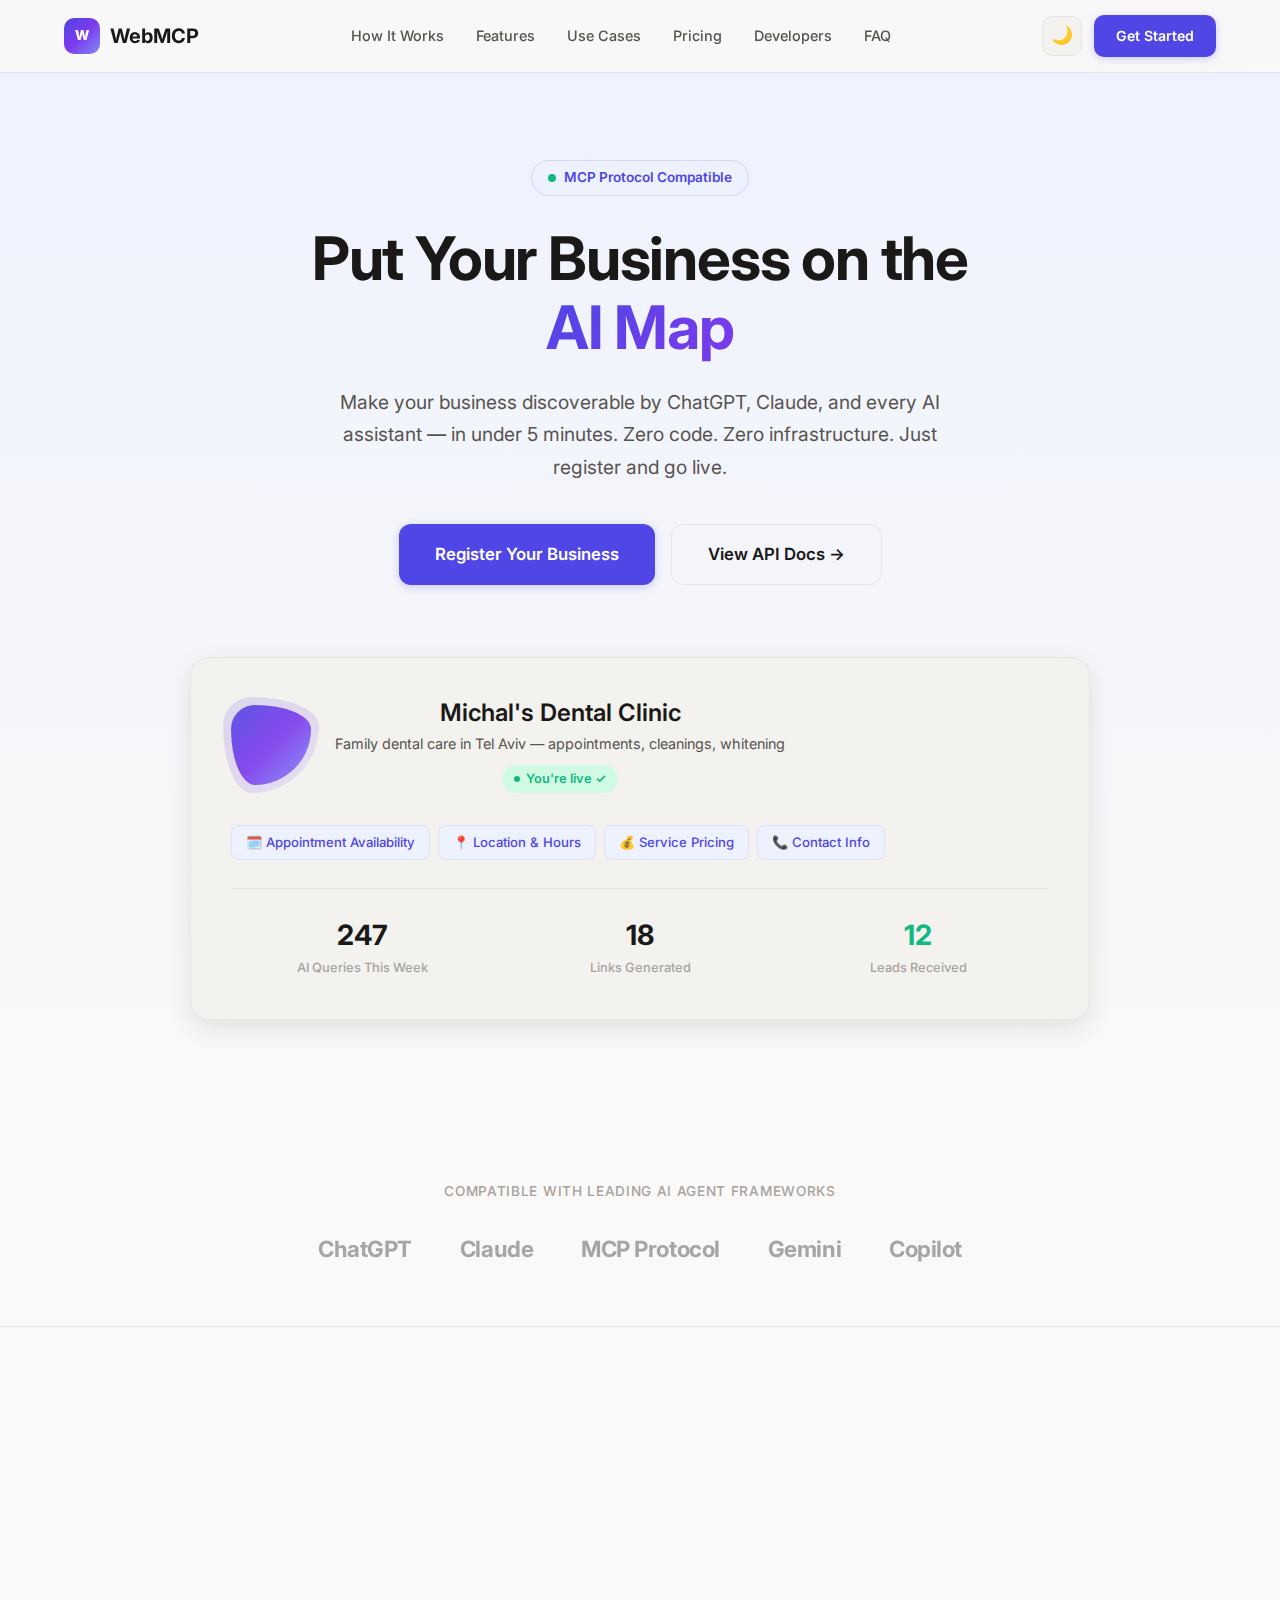
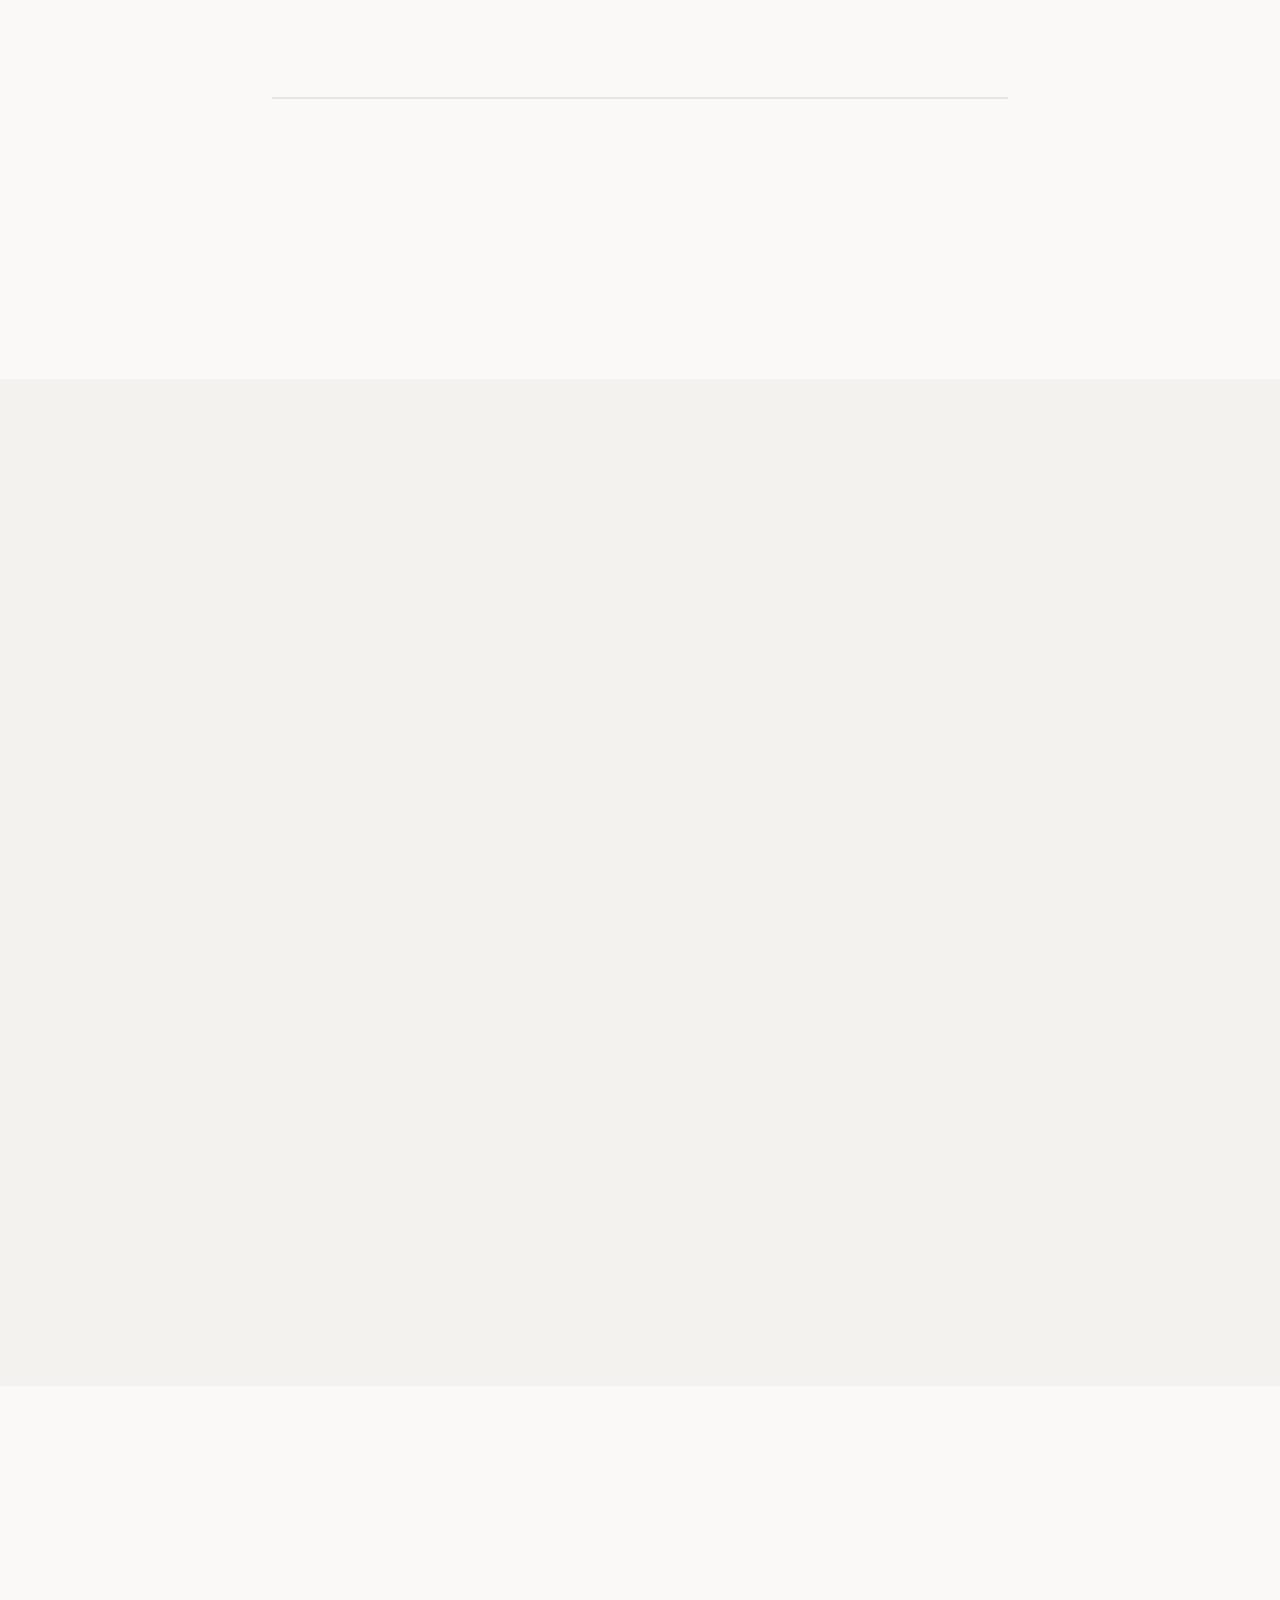
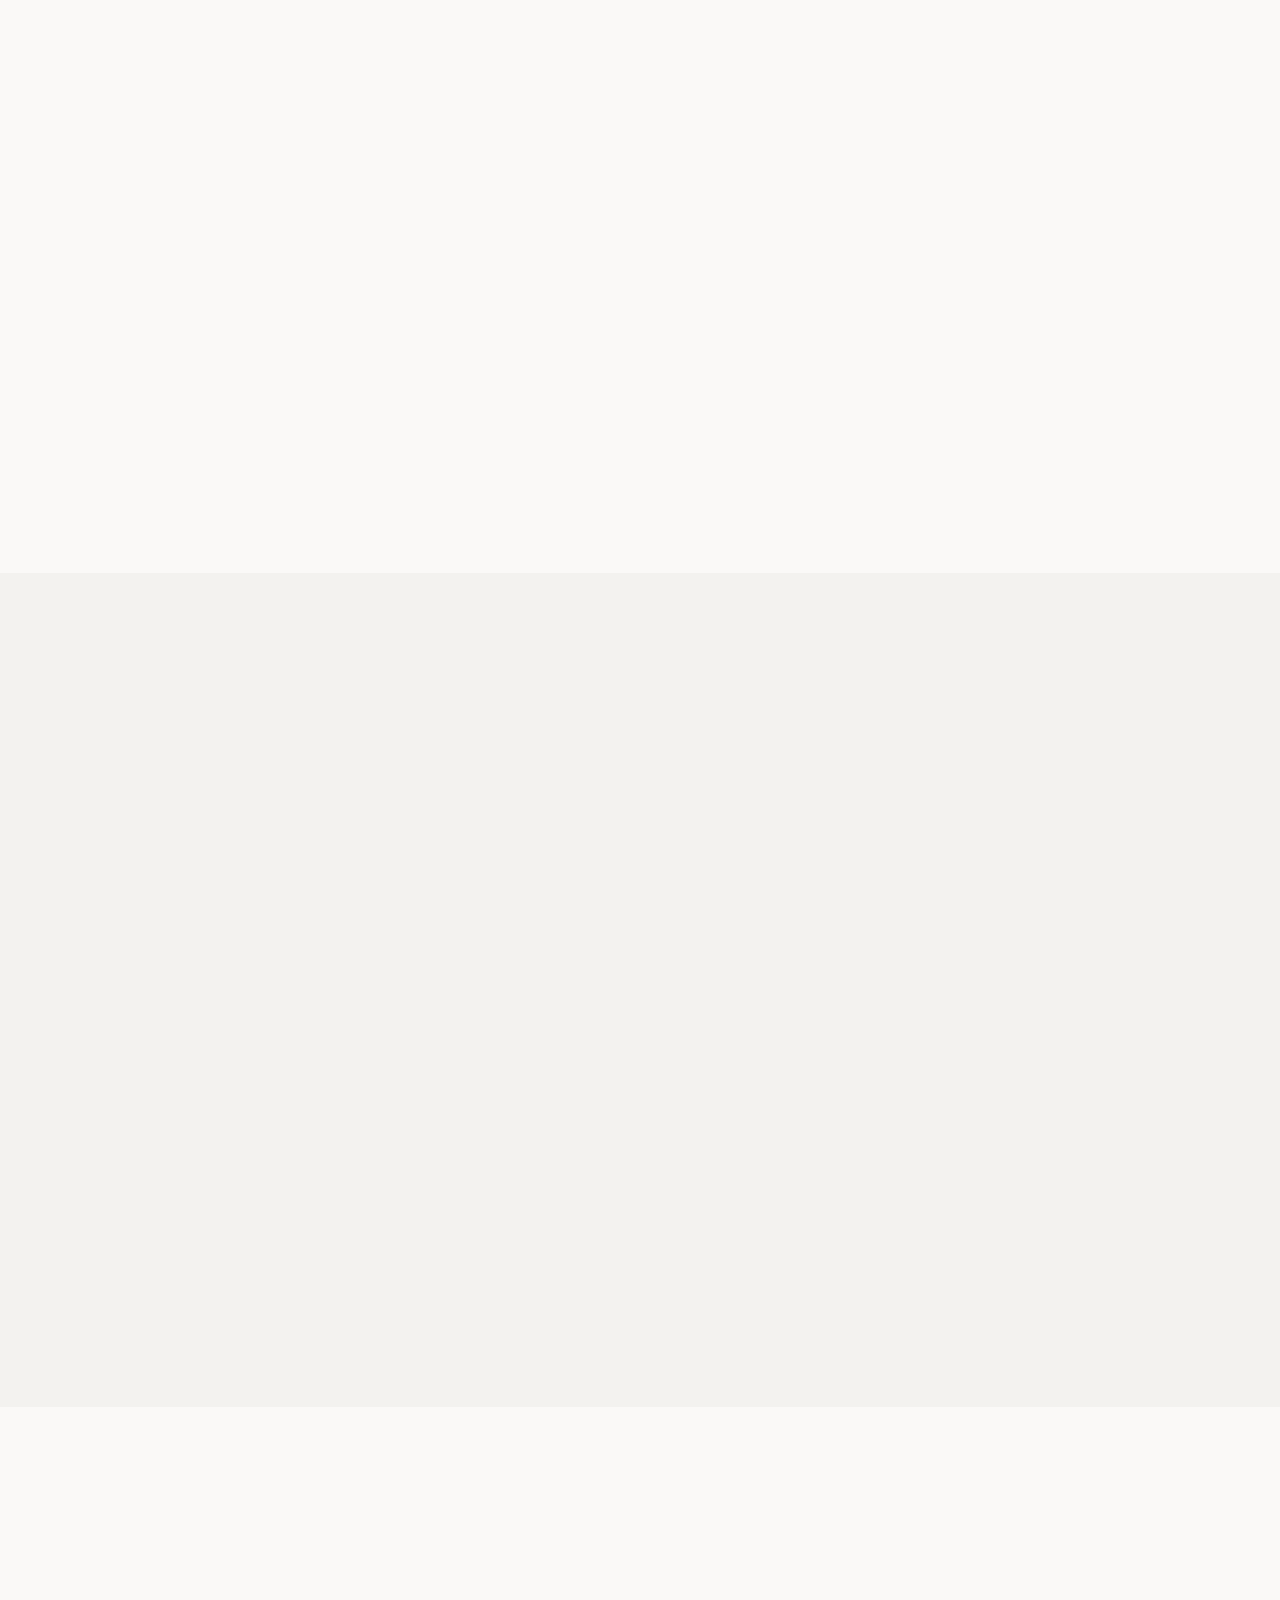
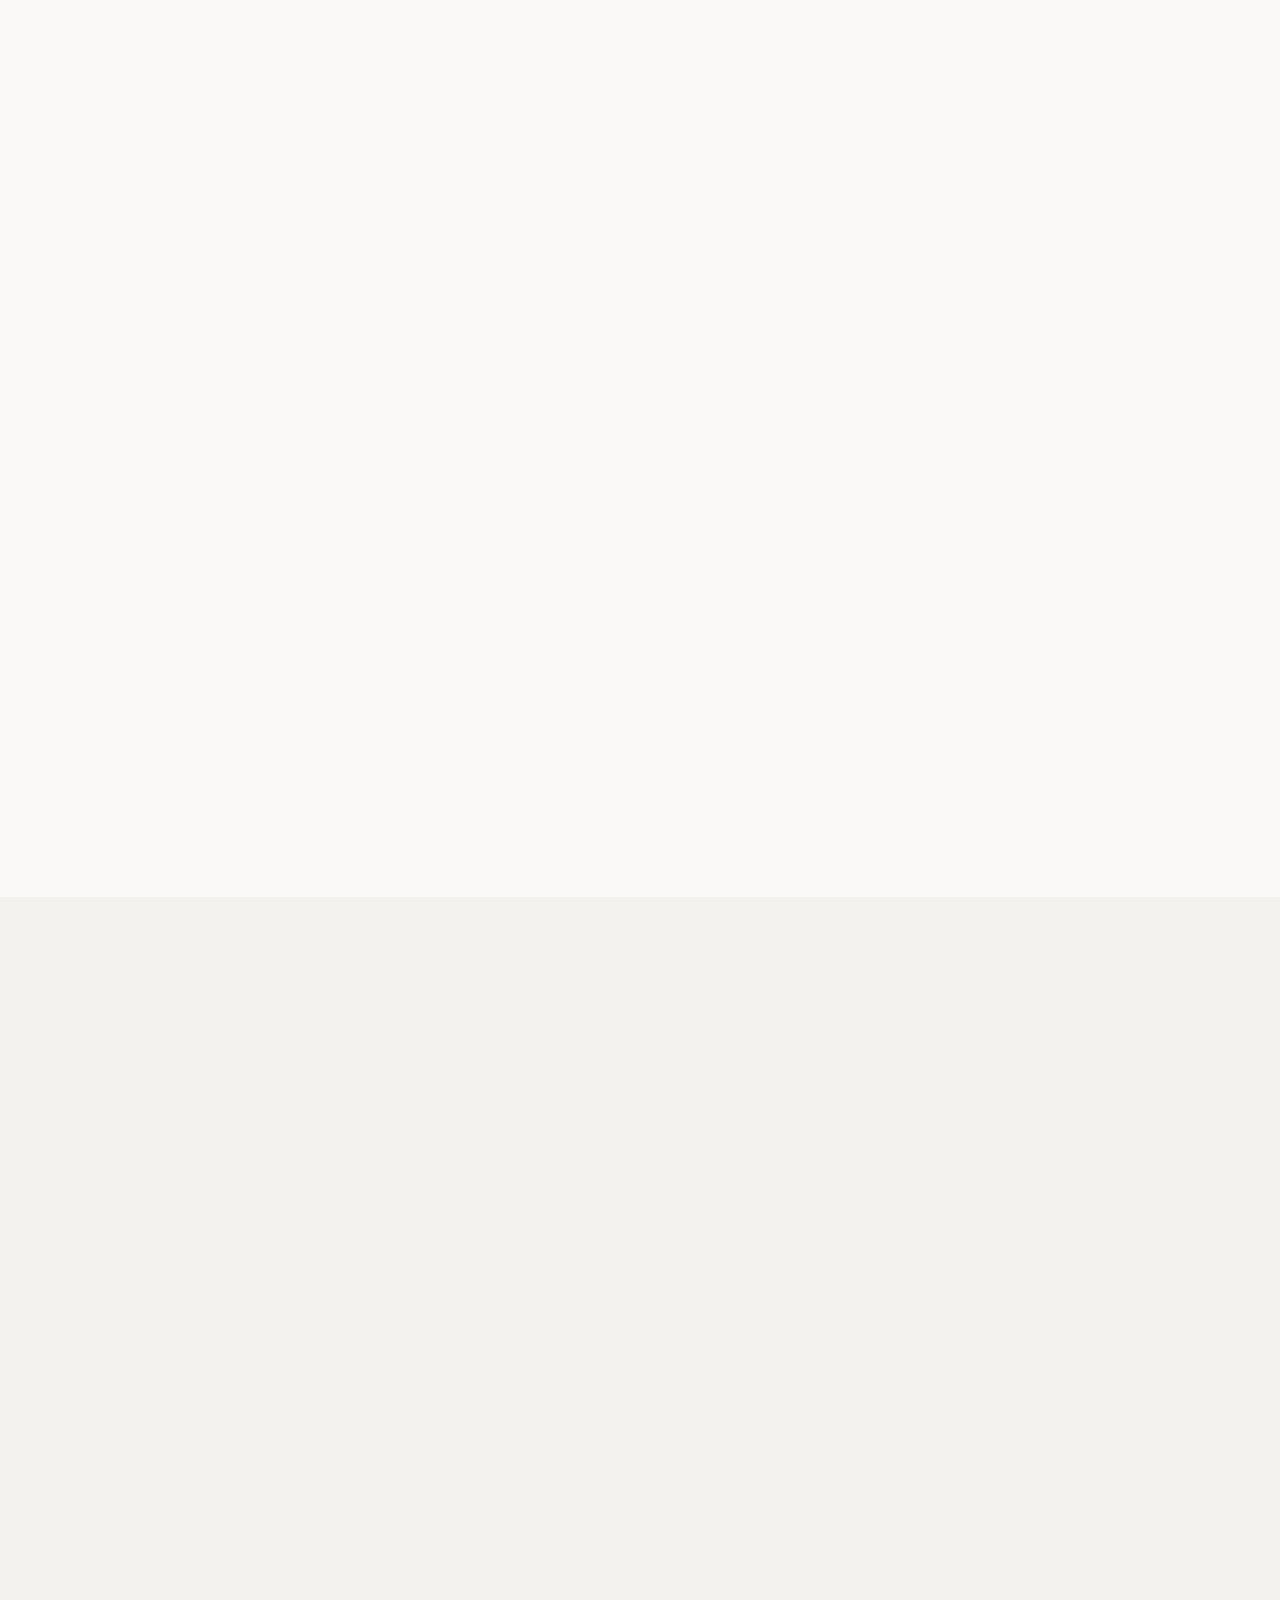
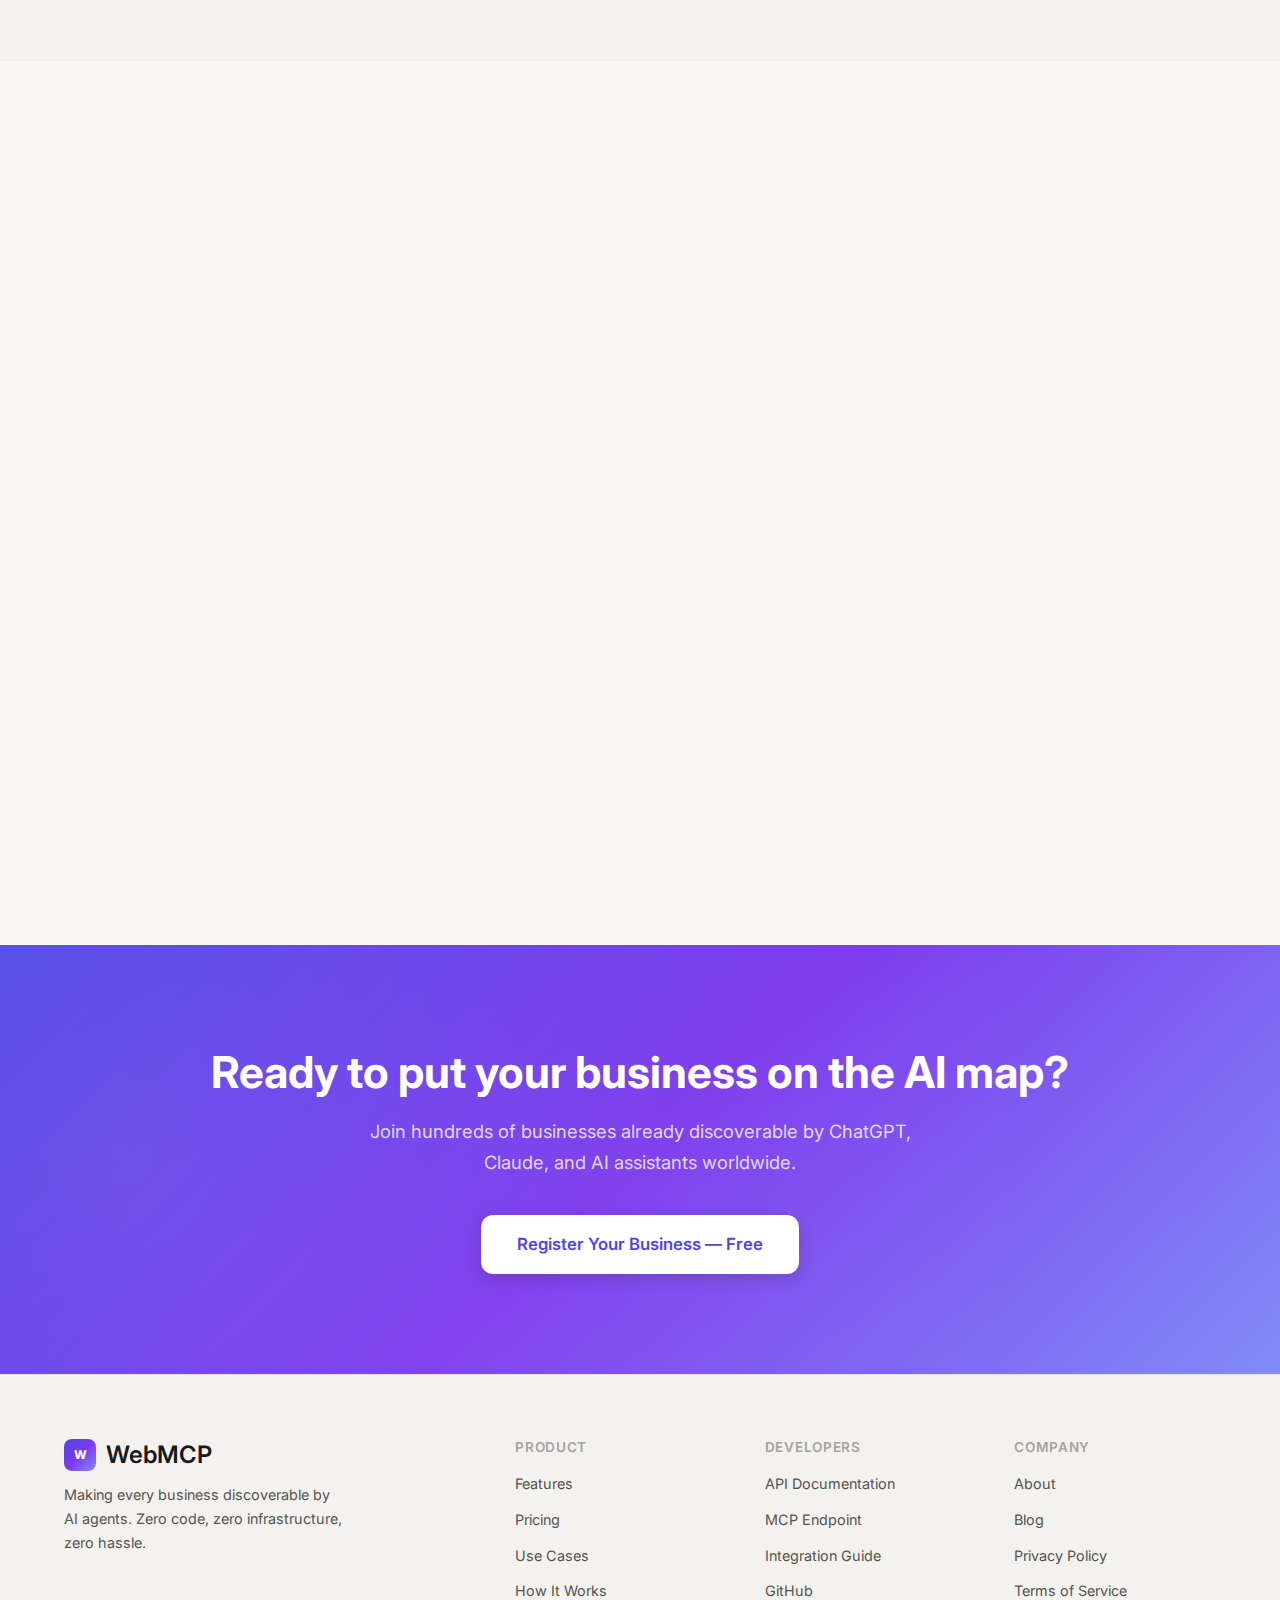
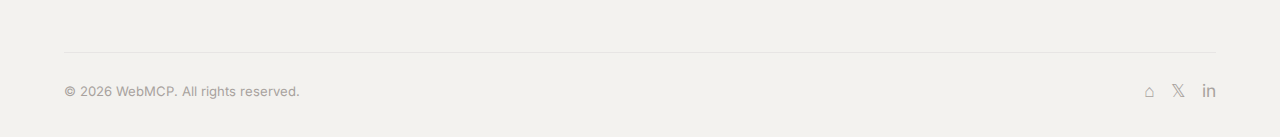
<file: index.html>
<!DOCTYPE html>
<html lang="en" data-theme="light">
<head>
  <meta charset="UTF-8">
  <meta name="viewport" content="width=device-width, initial-scale=1.0">
  <title>WebMCP — Make Your Business Discoverable by AI Agents</title>
  <meta name="description" content="WebMCP SaaS makes any business website discoverable and actionable by AI agents — zero code, zero infrastructure. Register once, get found by ChatGPT, Claude, and every AI assistant.">

  <!-- Open Graph -->
  <meta property="og:title" content="WebMCP — The AI Map for Your Business">
  <meta property="og:description" content="Make your business discoverable by ChatGPT, Claude, and AI agents worldwide. Zero code. Under 5 minutes.">
  <meta property="og:type" content="website">
  <meta property="og:image" content="og-image.png">

  <!-- Twitter Card -->
  <meta name="twitter:card" content="summary_large_image">
  <meta name="twitter:title" content="WebMCP — The AI Map for Your Business">
  <meta name="twitter:description" content="Make your business discoverable by ChatGPT, Claude, and AI agents worldwide.">

  <!-- Fonts -->
  <link rel="preconnect" href="https://fonts.googleapis.com">
  <link rel="preconnect" href="https://fonts.gstatic.com" crossorigin>
  <link href="https://fonts.googleapis.com/css2?family=Inter:wght@400;500;600;700;800&family=JetBrains+Mono:wght@400;500&display=swap" rel="stylesheet">

  <!-- Favicon -->
  <link rel="icon" type="image/svg+xml" href="favicon.svg">

  <!-- Styles -->
  <link rel="stylesheet" href="style.css">
</head>
<body>

  <!-- ===== Navigation ===== -->
  <nav class="nav" id="nav">
    <div class="nav-inner">
      <a href="#" class="nav-logo">
        <div class="logo-icon">W</div>
        WebMCP
      </a>

      <ul class="nav-links" id="navLinks">
        <li><a href="#how-it-works">How It Works</a></li>
        <li><a href="#features">Features</a></li>
        <li><a href="#use-cases">Use Cases</a></li>
        <li><a href="#pricing">Pricing</a></li>
        <li><a href="#developers">Developers</a></li>
        <li><a href="#faq">FAQ</a></li>
      </ul>

      <div class="nav-actions">
        <button class="theme-toggle" id="themeToggle" aria-label="Toggle dark mode">🌙</button>
        <a href="#cta" class="btn btn-primary" style="padding: 10px 22px; font-size: 0.88rem;">Get Started</a>
        <button class="mobile-menu-btn" id="mobileMenu" aria-label="Open menu">
          <span></span>
          <span></span>
          <span></span>
        </button>
      </div>
    </div>
  </nav>

  <!-- ===== Hero Section ===== -->
  <section class="hero" id="hero">
    <div class="container">
      <div class="hero-badge">
        <span class="dot"></span>
        MCP Protocol Compatible
      </div>

      <h1>
        Put Your Business on the<br>
        <span class="highlight">AI Map</span>
      </h1>

      <p>
        Make your business discoverable by ChatGPT, Claude, and every AI assistant — in under 5 minutes. Zero code. Zero infrastructure. Just register and go live.
      </p>

      <div class="hero-actions">
        <a href="#cta" class="btn btn-primary btn-large">Register Your Business</a>
        <a href="#developers" class="btn btn-ghost btn-large">View API Docs →</a>
      </div>

      <!-- Hero Visual — AI Profile Card Preview -->
      <div class="hero-visual">
        <div class="hero-card">
          <div class="hero-profile">
            <div class="blob-container">
              <div class="blob-ring"></div>
              <div class="blob"></div>
            </div>
            <div class="profile-info">
              <h3>Michal's Dental Clinic</h3>
              <p>Family dental care in Tel Aviv — appointments, cleanings, whitening</p>
              <span class="status-badge"><span class="dot"></span> You're live ✓</span>
            </div>
          </div>

          <div class="capability-chips">
            <span class="chip">🗓️ Appointment Availability</span>
            <span class="chip">📍 Location & Hours</span>
            <span class="chip">💰 Service Pricing</span>
            <span class="chip">📞 Contact Info</span>
          </div>

          <div class="hero-stats">
            <div class="stat-item">
              <div class="stat-number">247</div>
              <div class="stat-label">AI Queries This Week</div>
            </div>
            <div class="stat-item">
              <div class="stat-number">18</div>
              <div class="stat-label">Links Generated</div>
            </div>
            <div class="stat-item">
              <div class="stat-number" style="color: var(--status-live);">12</div>
              <div class="stat-label">Leads Received</div>
            </div>
          </div>
        </div>
      </div>
    </div>
  </section>

  <!-- ===== Trust Bar ===== -->
  <div class="trust-bar">
    <div class="container">
      <p>Compatible with leading AI agent frameworks</p>
      <div class="trust-logos">
        <span class="trust-logo">ChatGPT</span>
        <span class="trust-logo">Claude</span>
        <span class="trust-logo">MCP Protocol</span>
        <span class="trust-logo">Gemini</span>
        <span class="trust-logo">Copilot</span>
      </div>
    </div>
  </div>

  <!-- ===== How It Works ===== -->
  <section class="how-it-works" id="how-it-works">
    <div class="container">
      <div class="section-header animate-on-scroll">
        <span class="section-label">How It Works</span>
        <h2>Live on the AI Map in 3 Simple Steps</h2>
        <p>No code, no plugins, no developers needed. Register your website and let AI agents find your business.</p>
      </div>

      <div class="steps-grid stagger-children">
        <div class="step-card animate-on-scroll">
          <div class="step-number">1</div>
          <h3>Enter Your Website URL</h3>
          <p>Tell us your website address and describe what your business offers in plain language. That's it.</p>
          <span class="step-time">30 seconds</span>
        </div>
        <div class="step-card animate-on-scroll">
          <div class="step-number">2</div>
          <h3>We Scan & Detect</h3>
          <p>Our system reads your public site and automatically detects your services, products, availability, and pricing.</p>
          <span class="step-time">~2 minutes</span>
        </div>
        <div class="step-card animate-on-scroll">
          <div class="step-number">3</div>
          <h3>You're on the AI Map ✓</h3>
          <p>Your hosted MCP server goes live instantly. ChatGPT, Claude, and every AI assistant can now find and recommend your business.</p>
          <span class="step-time">Instant</span>
        </div>
      </div>
    </div>
  </section>

  <!-- ===== Features ===== -->
  <section class="features" id="features">
    <div class="container">
      <div class="section-header animate-on-scroll">
        <span class="section-label">Features</span>
        <h2>Everything Your Business Needs to Be AI-Ready</h2>
        <p>A fully hosted platform — we handle all the technical complexity so you don't have to.</p>
      </div>

      <div class="features-grid stagger-children">
        <div class="feature-card animate-on-scroll">
          <div class="feature-icon indigo">🌐</div>
          <h3>Hosted MCP Server</h3>
          <p>Your own MCP-compatible server, fully managed by us. No infrastructure, no maintenance, no code.</p>
        </div>
        <div class="feature-card animate-on-scroll">
          <div class="feature-icon green">📡</div>
          <h3>Live Data, Always Fresh</h3>
          <p>We read your public website in real time — no cached data, no stale info. When you update your site, AI agents see it immediately.</p>
        </div>
        <div class="feature-card animate-on-scroll">
          <div class="feature-icon amber">🔗</div>
          <h3>Payment Link Generation</h3>
          <p>AI agents can generate pre-filled payment links for your products. Customers tap, confirm, pay — zero friction.</p>
        </div>
        <div class="feature-card animate-on-scroll">
          <div class="feature-icon indigo">🏢</div>
          <h3>Multi-Location Support</h3>
          <p>Franchise or chain? Manage all your locations from one login. Each site gets its own independent AI profile.</p>
        </div>
        <div class="feature-card animate-on-scroll">
          <div class="feature-icon green">📊</div>
          <h3>Real-Time Dashboard</h3>
          <p>Watch AI agents discover your business live. See query counts, link generations, and leads — all updating in real time.</p>
        </div>
        <div class="feature-card animate-on-scroll">
          <div class="feature-icon amber">🔒</div>
          <h3>Privacy Controls</h3>
          <p>You decide what AI agents can see. Toggle data categories on or off — contact info, address, pricing — with full control.</p>
        </div>
      </div>
    </div>
  </section>

  <!-- ===== AI Agent Section ===== -->
  <section class="agent-section" id="agent-section">
    <div class="container">
      <div class="agent-grid">
        <div class="agent-content animate-on-scroll">
          <span class="section-label">For AI Agents</span>
          <h2>One Registry. Thousands of Businesses.</h2>
          <p>AI agents query a single MCP-compatible endpoint to discover businesses, read live data, and generate action links — with zero authentication required.</p>

          <ul class="agent-features">
            <li>
              <span class="check">✓</span>
              <span><strong>MCP Protocol compliant</strong> — works with ChatGPT, Claude, and any MCP-compatible framework</span>
            </li>
            <li>
              <span class="check">✓</span>
              <span><strong>No authentication needed</strong> — public registry, open access, rate-limited for protection</span>
            </li>
            <li>
              <span class="check">✓</span>
              <span><strong>Live data at query time</strong> — no cached results, always current information</span>
            </li>
            <li>
              <span class="check">✓</span>
              <span><strong>Structured responses</strong> — catalogs, availability, pricing in machine-readable format</span>
            </li>
            <li>
              <span class="check">✓</span>
              <span><strong>Payment link primitives</strong> — generate pre-filled payment links for human completion</span>
            </li>
          </ul>
        </div>

        <div class="agent-code-block animate-on-scroll">
          <div class="code-header">
            <div class="code-dots"><span></span><span></span><span></span></div>
            <span class="code-lang">MCP Response — find_businesses</span>
          </div>
          <div class="code-body">
<pre>{
  <span class="code-key">"businesses"</span>: [
    {
      <span class="code-key">"name"</span>: <span class="code-string">"Michal's Dental Clinic"</span>,
      <span class="code-key">"location"</span>: <span class="code-string">"Tel Aviv, Israel"</span>,
      <span class="code-key">"capabilities"</span>: [
        <span class="code-string">"appointment_availability"</span>,
        <span class="code-string">"service_pricing"</span>,
        <span class="code-string">"contact_info"</span>
      ],
      <span class="code-key">"paymentLinksAvailable"</span>: <span class="code-bool">true</span>,
      <span class="code-key">"availableSlots"</span>: [
        {
          <span class="code-key">"date"</span>: <span class="code-string">"2026-02-20"</span>,
          <span class="code-key">"time"</span>: <span class="code-string">"09:00"</span>,
          <span class="code-key">"available"</span>: <span class="code-bool">true</span>
        }
      ]
    }
  ]
}</pre>
          </div>
        </div>
      </div>
    </div>
  </section>

  <!-- ===== Use Cases ===== -->
  <section class="journeys" id="use-cases">
    <div class="container">
      <div class="section-header animate-on-scroll">
        <span class="section-label">Use Cases</span>
        <h2>Real Scenarios, Real Results</h2>
        <p>See how different businesses and customers benefit from WebMCP every day.</p>
      </div>

      <div class="journey-cards stagger-children">
        <div class="journey-card animate-on-scroll">
          <div class="journey-emoji">🦷</div>
          <h3>Michal's Dental Clinic</h3>
          <p class="scenario">"Find me a dentist in Tel Aviv available Thursday morning."</p>
          <p style="font-size: 0.9rem; color: var(--text-secondary); margin-bottom: 16px;">
            An AI agent finds Michal's clinic via WebMCP, shows available slots, and generates a booking link. The patient taps, confirms, and is booked in 90 seconds — without a phone call.
          </p>
          <div class="result">✓ 2 new patients this week via AI agents</div>
        </div>

        <div class="journey-card animate-on-scroll">
          <div class="journey-emoji">☕</div>
          <h3>Aromatic Coffee Roasters</h3>
          <p class="scenario">"Order 1kg of Ethiopian blend from Aromatic Coffee."</p>
          <p style="font-size: 0.9rem; color: var(--text-secondary); margin-bottom: 16px;">
            The AI agent reads the live catalog via WebMCP, confirms the item at ₪85, generates a pre-filled payment link. The customer pays with one tap — order placed.
          </p>
          <div class="result">✓ ₪850 in AI-sourced orders this month</div>
        </div>

        <div class="journey-card animate-on-scroll">
          <div class="journey-emoji">🏋️</div>
          <h3>FitZone Studios</h3>
          <p class="scenario">"What yoga classes are available near me this evening?"</p>
          <p style="font-size: 0.9rem; color: var(--text-secondary); margin-bottom: 16px;">
            With 5 locations managed from one login, FitZone's franchise operator sees AI-sourced leads flowing across all studios with an aggregated dashboard view.
          </p>
          <div class="result">✓ 23 leads across 5 locations this week</div>
        </div>
      </div>
    </div>
  </section>

  <!-- ===== Pricing ===== -->
  <section class="pricing" id="pricing">
    <div class="container">
      <div class="section-header animate-on-scroll">
        <span class="section-label">Pricing</span>
        <h2>Simple, Transparent Pricing</h2>
        <p>Two tiers. No hidden fees. Start with Data Exposure and upgrade when you're ready for payment links.</p>
      </div>

      <div class="pricing-grid">
        <div class="pricing-card animate-on-scroll">
          <h3>Data Exposure</h3>
          <div class="price">Free*</div>
          <div class="price-sub">During early access</div>
          <p class="description">Get discovered by AI agents. Your business info, services, and availability — visible to ChatGPT, Claude, and every AI assistant.</p>
          <ul class="pricing-features">
            <li><span class="icon">✓</span> Hosted MCP server</li>
            <li><span class="icon">✓</span> AI agent discoverability</li>
            <li><span class="icon">✓</span> Live data reading</li>
            <li><span class="icon">✓</span> Privacy controls</li>
            <li><span class="icon">✓</span> Real-time dashboard</li>
            <li><span class="icon">✓</span> Multi-location support</li>
          </ul>
          <a href="#cta" class="btn btn-ghost">Get Started</a>
        </div>

        <div class="pricing-card featured animate-on-scroll">
          <div class="pricing-badge">Most Popular</div>
          <h3>PayLink</h3>
          <div class="price">Free*</div>
          <div class="price-sub">During early access · 1% commission on transactions later</div>
          <p class="description">Everything in Data Exposure, plus AI agents can generate pre-filled payment links for your customers to complete.</p>
          <ul class="pricing-features">
            <li><span class="icon">✓</span> Everything in Data Exposure</li>
            <li><span class="icon">✓</span> Payment link generation</li>
            <li><span class="icon">✓</span> Pre-filled checkout links</li>
            <li><span class="icon">✓</span> Lead attribution tracking</li>
            <li><span class="icon">✓</span> Payment link lifecycle logs</li>
            <li><span class="icon">✓</span> Priority support</li>
          </ul>
          <a href="#cta" class="btn btn-primary">Get Started</a>
        </div>
      </div>
    </div>
  </section>

  <!-- ===== Developer Section ===== -->
  <section class="developer" id="developers">
    <div class="container">
      <div class="dev-grid">
        <div class="dev-content animate-on-scroll">
          <span class="section-label">For Developers</span>
          <h2>Connect Your AI Agent in 5 Minutes</h2>
          <p>No account required. No API key. Point your MCP client at our registry endpoint and start querying businesses immediately.</p>

          <div class="dev-steps">
            <div class="dev-step">
              <span class="dev-step-num">1</span>
              <p><strong>Copy the endpoint URL</strong> — one click, you're done</p>
            </div>
            <div class="dev-step">
              <span class="dev-step-num">2</span>
              <p><strong>Add as MCP server</strong> in your agent configuration</p>
            </div>
            <div class="dev-step">
              <span class="dev-step-num">3</span>
              <p><strong>Send a test query</strong> — receive structured business data</p>
            </div>
          </div>

          <div class="endpoint-block">
            <span class="endpoint-url">https://api.webmcp.com/v1/mcp</span>
            <button class="copy-btn" id="copyEndpoint" onclick="copyEndpoint()">Copy</button>
          </div>
        </div>

        <div class="agent-code-block animate-on-scroll">
          <div class="code-header">
            <div class="code-dots"><span></span><span></span><span></span></div>
            <span class="code-lang">MCP Tool — generate_payment_link</span>
          </div>
          <div class="code-body">
<pre><span class="code-comment">// Request</span>
{
  <span class="code-key">"tool"</span>: <span class="code-string">"generate_payment_link"</span>,
  <span class="code-key">"arguments"</span>: {
    <span class="code-key">"subBusinessId"</span>: <span class="code-string">"uuid-v4"</span>,
    <span class="code-key">"item"</span>: <span class="code-string">"Ethiopian Blend 1kg"</span>,
    <span class="code-key">"amountCents"</span>: <span class="code-number">8500</span>
  }
}

<span class="code-comment">// Response</span>
{
  <span class="code-key">"link_url"</span>: <span class="code-string">"https://webmcp.com/pay/abc123"</span>,
  <span class="code-key">"expires_at"</span>: <span class="code-string">"2026-02-21T10:00:00Z"</span>,
  <span class="code-key">"status"</span>: <span class="code-string">"pending"</span>
}</pre>
          </div>
        </div>
      </div>
    </div>
  </section>

  <!-- ===== FAQ ===== -->
  <section class="faq" id="faq">
    <div class="container">
      <div class="section-header animate-on-scroll">
        <span class="section-label">FAQ</span>
        <h2>Common Questions</h2>
      </div>

      <div class="faq-list">
        <div class="faq-item animate-on-scroll">
          <button class="faq-question" onclick="toggleFaq(this)">
            <h4>How does WebMCP work without installing anything?</h4>
            <span class="faq-arrow">▼</span>
          </button>
          <div class="faq-answer">
            <p class="faq-answer-inner">We host your MCP server entirely on our platform. When you register your website URL, we scan your public pages and create an AI-readable profile. There's nothing to install on your site — we read your public data live at query time, just like Google reads your site for search.</p>
          </div>
        </div>

        <div class="faq-item animate-on-scroll">
          <button class="faq-question" onclick="toggleFaq(this)">
            <h4>Can AI agents make purchases or book appointments autonomously?</h4>
            <span class="faq-arrow">▼</span>
          </button>
          <div class="faq-answer">
            <p class="faq-answer-inner">No — by design. AI agents can discover your business and generate pre-filled links, but every transaction requires a real human to click the link and confirm. This eliminates spam orders and fraud risk. The AI prepares, the human completes.</p>
          </div>
        </div>

        <div class="faq-item animate-on-scroll">
          <button class="faq-question" onclick="toggleFaq(this)">
            <h4>What data do AI agents see about my business?</h4>
            <span class="faq-arrow">▼</span>
          </button>
          <div class="faq-answer">
            <p class="faq-answer-inner">Only your public website data — the same information any visitor can see. You control exactly which categories are visible (contact info, address, pricing, etc.) through privacy toggles. Opted-out categories are never surfaced to AI agents.</p>
          </div>
        </div>

        <div class="faq-item animate-on-scroll">
          <button class="faq-question" onclick="toggleFaq(this)">
            <h4>How long does it take to get set up?</h4>
            <span class="faq-arrow">▼</span>
          </button>
          <div class="faq-answer">
            <p class="faq-answer-inner">Under 5 minutes. Enter your URL, describe your business, confirm the capabilities we detect, and you're live. No waiting period, no verification steps. Your AI profile is active the moment you finish the wizard.</p>
          </div>
        </div>

        <div class="faq-item animate-on-scroll">
          <button class="faq-question" onclick="toggleFaq(this)">
            <h4>What AI assistants can find my business?</h4>
            <span class="faq-arrow">▼</span>
          </button>
          <div class="faq-answer">
            <p class="faq-answer-inner">Any MCP-compatible AI agent — including ChatGPT, Claude, Gemini, Copilot, and custom agent frameworks. Our registry uses the open MCP (Model Context Protocol) standard, ensuring broad compatibility as the AI agent ecosystem grows.</p>
          </div>
        </div>

        <div class="faq-item animate-on-scroll">
          <button class="faq-question" onclick="toggleFaq(this)">
            <h4>Do I need to update my website for the AI profile to change?</h4>
            <span class="faq-arrow">▼</span>
          </button>
          <div class="faq-answer">
            <p class="faq-answer-inner">Yes — and that's the beauty of it. We read your site live at every query, so when you update your website (change prices, add services, adjust availability), AI agents see the changes on the next query. No manual sync needed.</p>
          </div>
        </div>

        <div class="faq-item animate-on-scroll">
          <button class="faq-question" onclick="toggleFaq(this)">
            <h4>How secure are the payment links?</h4>
            <span class="faq-arrow">▼</span>
          </button>
          <div class="faq-answer">
            <p class="faq-answer-inner">Every payment link is cryptographically signed, single-use, and expires after 24 hours. The amount, item, and recipient cannot be altered after generation. No business credentials or payment data are ever stored on our platform.</p>
          </div>
        </div>
      </div>
    </div>
  </section>

  <!-- ===== CTA Section ===== -->
  <section class="cta-section" id="cta">
    <div class="container">
      <h2>Ready to put your business on the AI map?</h2>
      <p>Join hundreds of businesses already discoverable by ChatGPT, Claude, and AI assistants worldwide.</p>
      <a href="#" class="btn btn-primary btn-large">Register Your Business — Free</a>
    </div>
  </section>

  <!-- ===== Footer ===== -->
  <footer class="footer">
    <div class="container">
      <div class="footer-grid">
        <div class="footer-brand">
          <h3>
            <div class="logo-icon" style="width:32px;height:32px;border-radius:8px;background:var(--gradient-blob);display:flex;align-items:center;justify-content:center;color:white;font-size:0.75rem;font-weight:800;">W</div>
            WebMCP
          </h3>
          <p>Making every business discoverable by AI agents. Zero code, zero infrastructure, zero hassle.</p>
        </div>

        <div class="footer-col">
          <h4>Product</h4>
          <ul>
            <li><a href="#features">Features</a></li>
            <li><a href="#pricing">Pricing</a></li>
            <li><a href="#use-cases">Use Cases</a></li>
            <li><a href="#how-it-works">How It Works</a></li>
          </ul>
        </div>

        <div class="footer-col">
          <h4>Developers</h4>
          <ul>
            <li><a href="#developers">API Documentation</a></li>
            <li><a href="#developers">MCP Endpoint</a></li>
            <li><a href="#faq">Integration Guide</a></li>
            <li><a href="#">GitHub</a></li>
          </ul>
        </div>

        <div class="footer-col">
          <h4>Company</h4>
          <ul>
            <li><a href="#">About</a></li>
            <li><a href="#">Blog</a></li>
            <li><a href="#">Privacy Policy</a></li>
            <li><a href="#">Terms of Service</a></li>
          </ul>
        </div>
      </div>

      <div class="footer-bottom">
        <p>© 2026 WebMCP. All rights reserved.</p>
        <div class="social-links">
          <a href="#" aria-label="GitHub">⌂</a>
          <a href="#" aria-label="Twitter">𝕏</a>
          <a href="#" aria-label="LinkedIn">in</a>
        </div>
      </div>
    </div>
  </footer>

  <!-- ===== JavaScript ===== -->
  <script src="script.js"></script>
</body>
</html>
</file>
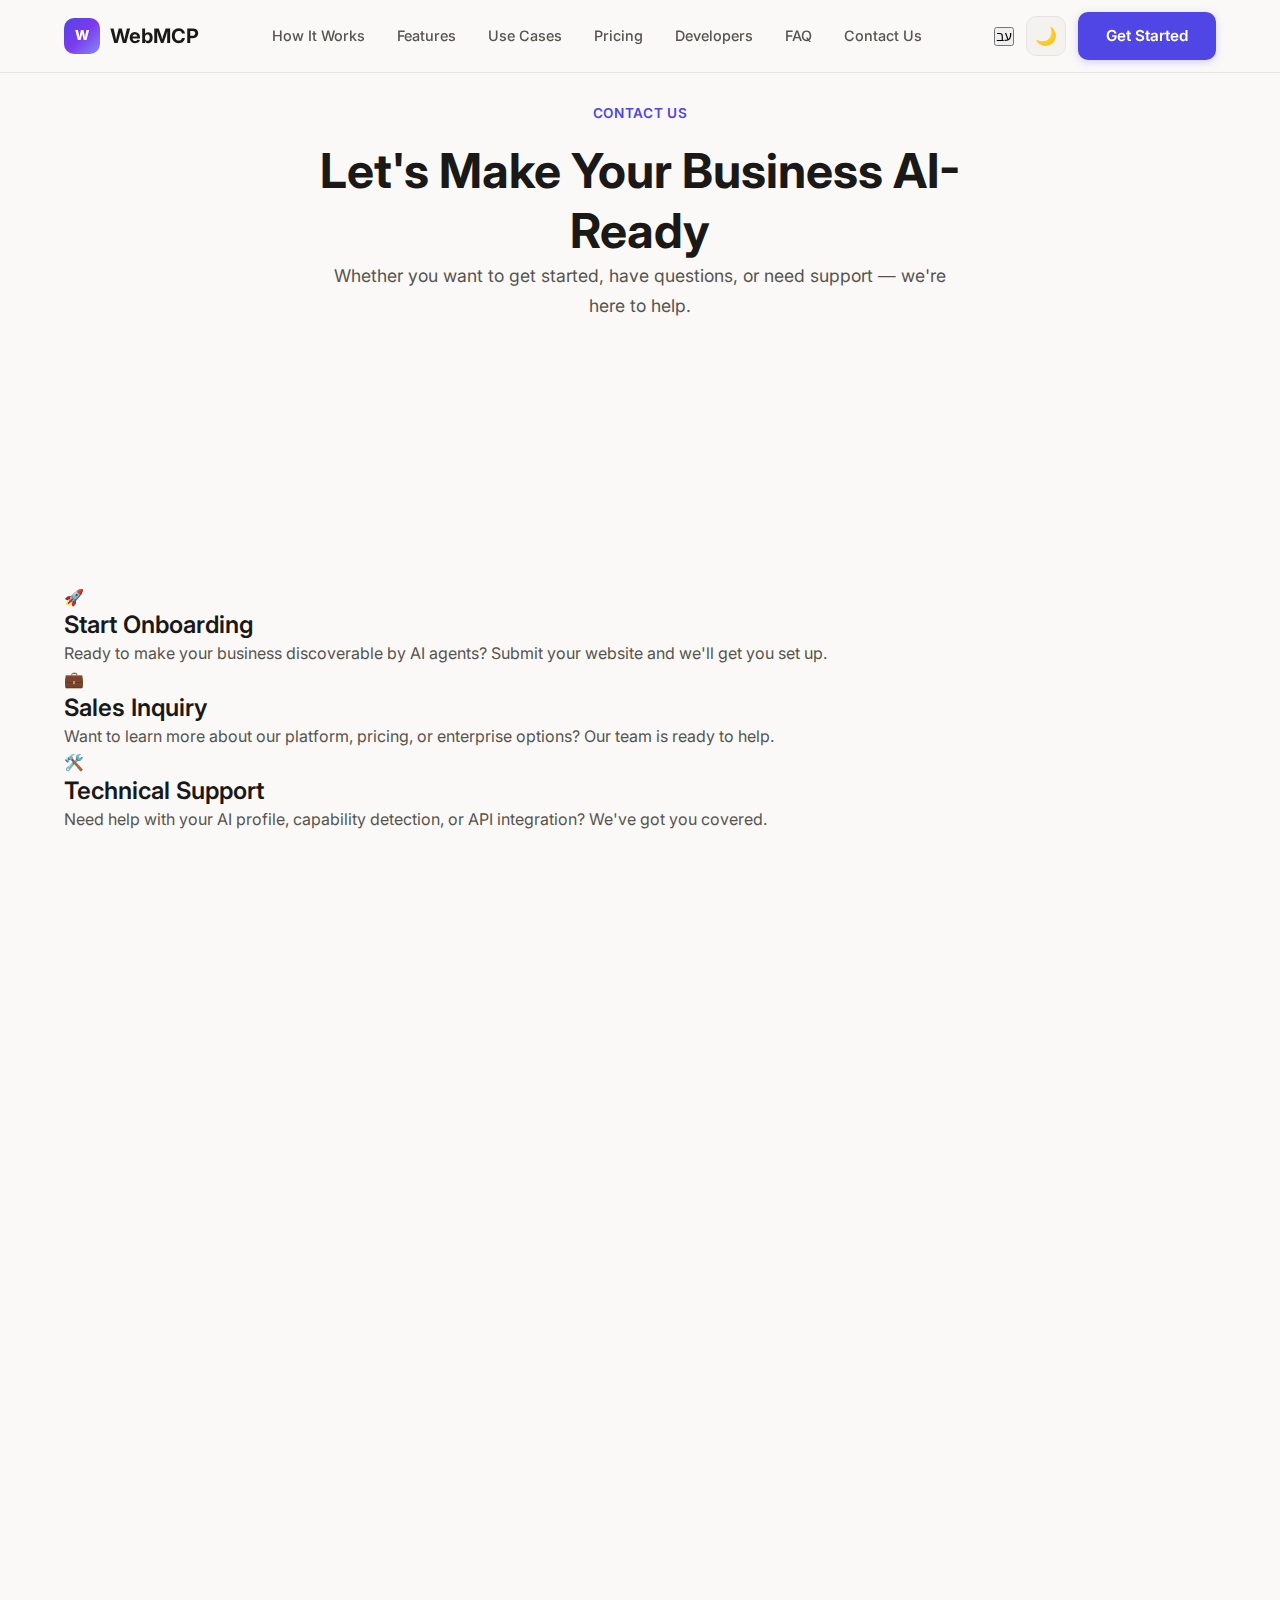
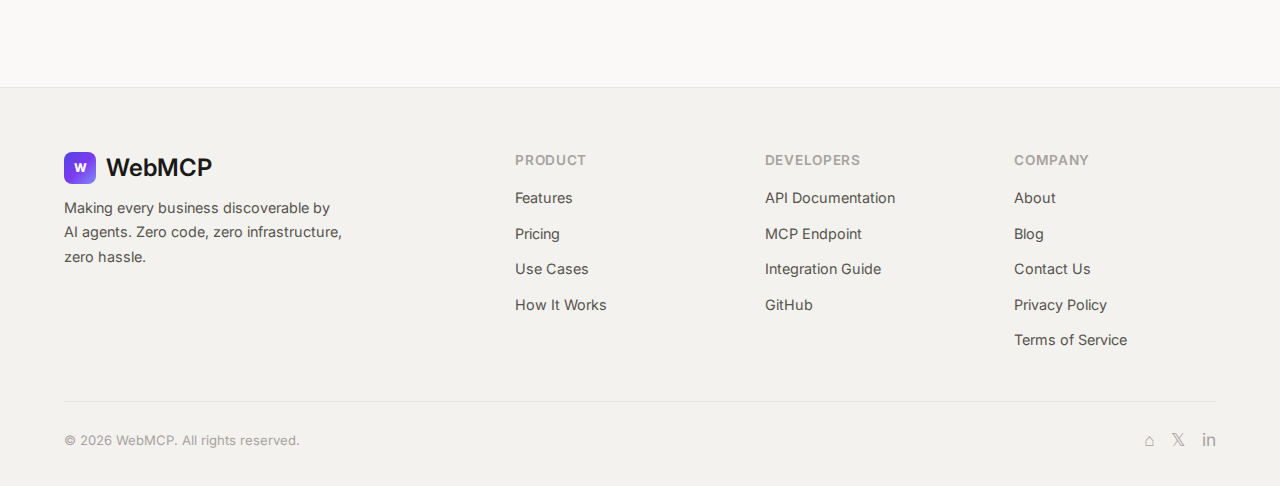
<file: contact.html>
<!DOCTYPE html>
<html lang="en" dir="ltr" data-theme="light">
<head>
  <meta charset="UTF-8">
  <meta name="viewport" content="width=device-width, initial-scale=1.0">
  <title>Contact Us — WebMCP</title>
  <meta name="description" content="Get in touch with WebMCP. Request onboarding, sales inquiries, or technical support for making your business AI-ready.">

  <!-- Fonts -->
  <link rel="preconnect" href="https://fonts.googleapis.com">
  <link rel="preconnect" href="https://fonts.gstatic.com" crossorigin>
  <link href="https://fonts.googleapis.com/css2?family=Inter:wght@400;500;600;700;800&family=JetBrains+Mono:wght@400;500&display=swap" rel="stylesheet">

  <!-- Favicon -->
  <link rel="icon" type="image/svg+xml" href="favicon.svg">

  <!-- Styles -->
  <link rel="stylesheet" href="style.css">

  <!-- Structured Data - JSON-LD -->
  <script type="application/ld+json">
  {
    "@context": "https://schema.org",
    "@graph": [
      {
        "@type": "ContactPage",
        "name": "Contact Us — WebMCP",
        "description": "Get in touch with WebMCP. Request onboarding, sales inquiries, or technical support for making your business AI-ready.",
        "url": "https://be-mcp.com/contact.html",
        "mainEntity": {
          "@type": "Organization",
          "name": "WebMCP",
          "url": "https://be-mcp.com",
          "contactPoint": [
            {
              "@type": "ContactPoint",
              "email": "hello@be-mcp.com",
              "contactType": "customer service",
              "availableLanguage": ["English", "Hebrew"]
            },
            {
              "@type": "ContactPoint",
              "email": "demo@be-mcp.com",
              "contactType": "sales",
              "availableLanguage": ["English", "Hebrew"]
            }
          ]
        }
      },
      {
        "@type": "WebSite",
        "name": "WebMCP",
        "url": "https://be-mcp.com"
      }
    ]
  }
  </script>
</head>
<body>

  <!-- ===== Navigation ===== -->
  <nav class="nav" id="nav">
    <div class="nav-inner">
      <a href="index.html" class="nav-logo">
        <div class="logo-icon">W</div>
        WebMCP
      </a>

      <ul class="nav-links" id="navLinks">
        <li><a href="index.html#how-it-works" data-i18n="nav.howItWorks">How It Works</a></li>
        <li><a href="index.html#features" data-i18n="nav.features">Features</a></li>
        <li><a href="index.html#use-cases" data-i18n="nav.useCases">Use Cases</a></li>
        <li><a href="index.html#pricing" data-i18n="nav.pricing">Pricing</a></li>
        <li><a href="index.html#developers" data-i18n="nav.developers">Developers</a></li>
        <li><a href="index.html#faq" data-i18n="nav.faq">FAQ</a></li>
        <li><a href="contact.html" data-i18n="nav.contact">Contact Us</a></li>
      </ul>

      <div class="nav-actions">
        <button class="lang-toggle" id="langToggle" aria-label="Toggle language">עב</button>
        <button class="theme-toggle" id="themeToggle" aria-label="Toggle dark mode">🌙</button>
        <a href="contact.html" class="btn btn-primary nav-cta" data-i18n="nav.getStarted">Get Started</a>
        <button class="mobile-menu-btn" id="mobileMenu" aria-label="Open menu">
          <span></span>
          <span></span>
          <span></span>
        </button>
      </div>
    </div>
  </nav>

  <!-- ===== Contact Hero ===== -->
  <section class="contact-hero">
    <div class="container">
      <div class="section-header">
        <span class="section-label" data-i18n="contact.label">Contact Us</span>
        <h1 data-i18n="contact.title">Let's Make Your Business AI-Ready</h1>
        <p data-i18n="contact.desc">Whether you want to get started, have questions, or need support — we're here to help.</p>
      </div>
    </div>
  </section>

  <!-- ===== Contact Options ===== -->
  <section class="contact-options">
    <div class="container">
      <div class="contact-cards stagger-children">
        <div class="contact-card animate-on-scroll">
          <div class="contact-card-icon">🚀</div>
          <h3 data-i18n="contact.onboard.title">Start Onboarding</h3>
          <p data-i18n="contact.onboard.desc">Ready to make your business discoverable by AI agents? Submit your website and we'll get you set up.</p>
        </div>
        <div class="contact-card animate-on-scroll">
          <div class="contact-card-icon">💼</div>
          <h3 data-i18n="contact.sales.title">Sales Inquiry</h3>
          <p data-i18n="contact.sales.desc">Want to learn more about our platform, pricing, or enterprise options? Our team is ready to help.</p>
        </div>
        <div class="contact-card animate-on-scroll">
          <div class="contact-card-icon">🛠️</div>
          <h3 data-i18n="contact.support.title">Technical Support</h3>
          <p data-i18n="contact.support.desc">Need help with your AI profile, capability detection, or API integration? We've got you covered.</p>
        </div>
      </div>
    </div>
  </section>

  <!-- ===== Contact Form ===== -->
  <section class="contact-form-section">
    <div class="container">
      <div class="contact-form-grid">
        <div class="contact-form-content animate-on-scroll">
          <h2 data-i18n="contact.form.title">Send Us a Message</h2>
          <p data-i18n="contact.form.desc">Fill out the form and we'll get back to you within 24 hours.</p>

          <form class="contact-form" id="contactForm">
            <div class="form-group">
              <label for="contactName" data-i18n="contact.form.name">Full Name</label>
              <input type="text" id="contactName" name="name" required placeholder="John Doe" data-i18n-placeholder="contact.form.namePh">
            </div>

            <div class="form-group">
              <label for="contactEmail" data-i18n="contact.form.email">Email Address</label>
              <input type="email" id="contactEmail" name="email" required placeholder="john@example.com">
            </div>

            <div class="form-group">
              <label for="contactType" data-i18n="contact.form.type">Inquiry Type</label>
              <select id="contactType" name="type" required>
                <option value="" disabled selected data-i18n="contact.form.typePh">Select an option</option>
                <option value="onboarding" data-i18n="contact.form.typeOnboard">Onboarding Request</option>
                <option value="sales" data-i18n="contact.form.typeSales">Sales Inquiry</option>
                <option value="support" data-i18n="contact.form.typeSupport">Technical Support</option>
                <option value="other" data-i18n="contact.form.typeOther">Other</option>
              </select>
            </div>

            <div class="form-group">
              <label for="contactWebsite" data-i18n="contact.form.website">Website URL <span class="optional">(optional)</span></label>
              <input type="url" id="contactWebsite" name="website" placeholder="https://your-business.com">
            </div>

            <div class="form-group">
              <label for="contactMessage" data-i18n="contact.form.message">Message</label>
              <textarea id="contactMessage" name="message" rows="5" required placeholder="Tell us about your business and how we can help..." data-i18n-placeholder="contact.form.messagePh"></textarea>
            </div>

            <button type="submit" class="btn btn-primary btn-large" data-i18n="contact.form.submit">Send Message</button>
          </form>

          <div class="form-success" id="formSuccess" style="display: none;">
            <div class="success-icon">✓</div>
            <h3 data-i18n="contact.form.successTitle">Message Sent!</h3>
            <p data-i18n="contact.form.successDesc">Thank you for reaching out. Our team will get back to you within 24 hours.</p>
            <a href="index.html" class="btn btn-ghost" data-i18n="contact.form.successBtn">Back to Home</a>
          </div>
        </div>

        <div class="contact-sidebar animate-on-scroll">
          <div class="sidebar-card">
            <h4 data-i18n="contact.sidebar.emailTitle">Email Us Directly</h4>
            <a href="mailto:hello@be-mcp.com" class="sidebar-link">hello@be-mcp.com</a>
          </div>

          <div class="sidebar-card">
            <h4 data-i18n="contact.sidebar.bookTitle">Book a Demo</h4>
            <p data-i18n="contact.sidebar.bookDesc">See WebMCP in action with a personalized walkthrough of our platform.</p>
            <a href="mailto:demo@be-mcp.com?subject=Demo%20Request" class="btn btn-ghost" style="width: 100%; margin-top: 12px;" data-i18n="contact.sidebar.bookBtn">Schedule a Call</a>
          </div>

          <div class="sidebar-card">
            <h4 data-i18n="contact.sidebar.faqTitle">Quick Answers</h4>
            <p data-i18n="contact.sidebar.faqDesc">Check our FAQ for answers to common questions about getting started.</p>
            <a href="index.html#faq" class="sidebar-link" data-i18n="contact.sidebar.faqLink">View FAQ →</a>
          </div>
        </div>
      </div>
    </div>
  </section>

  <!-- ===== Footer ===== -->
  <footer class="footer">
    <div class="container">
      <div class="footer-grid">
        <div class="footer-brand">
          <h3>
            <div class="logo-icon" style="width:32px;height:32px;border-radius:8px;background:var(--gradient-blob);display:flex;align-items:center;justify-content:center;color:white;font-size:0.75rem;font-weight:800;">W</div>
            WebMCP
          </h3>
          <p data-i18n="footer.brand">Making every business discoverable by AI agents. Zero code, zero infrastructure, zero hassle.</p>
        </div>

        <div class="footer-col">
          <h4 data-i18n="footer.product">Product</h4>
          <ul>
            <li><a href="index.html#features" data-i18n="nav.features">Features</a></li>
            <li><a href="index.html#pricing" data-i18n="nav.pricing">Pricing</a></li>
            <li><a href="index.html#use-cases" data-i18n="nav.useCases">Use Cases</a></li>
            <li><a href="index.html#how-it-works" data-i18n="nav.howItWorks">How It Works</a></li>
          </ul>
        </div>

        <div class="footer-col">
          <h4 data-i18n="nav.developers">Developers</h4>
          <ul>
            <li><a href="index.html#developers" data-i18n="footer.apiDocs">API Documentation</a></li>
            <li><a href="index.html#developers" data-i18n="footer.mcpEndpoint">MCP Endpoint</a></li>
            <li><a href="index.html#faq" data-i18n="footer.integrationGuide">Integration Guide</a></li>
            <li><a href="#">GitHub</a></li>
          </ul>
        </div>

        <div class="footer-col">
          <h4 data-i18n="footer.company">Company</h4>
          <ul>
            <li><a href="#" data-i18n="footer.about">About</a></li>
            <li><a href="#" data-i18n="footer.blog">Blog</a></li>
            <li><a href="contact.html" data-i18n="nav.contact">Contact Us</a></li>
            <li><a href="#" data-i18n="footer.privacy">Privacy Policy</a></li>
            <li><a href="#" data-i18n="footer.terms">Terms of Service</a></li>
          </ul>
        </div>
      </div>

      <div class="footer-bottom">
        <p>© 2026 WebMCP. All rights reserved.</p>
        <div class="social-links">
          <a href="#" aria-label="GitHub">⌂</a>
          <a href="#" aria-label="Twitter">𝕏</a>
          <a href="#" aria-label="LinkedIn">in</a>
        </div>
      </div>
    </div>
  </footer>

  <!-- ===== JavaScript ===== -->
  <script src="script.js"></script>
</body>
</html>
</file>
<file: style.css>
/* ===== WebMCP Design Tokens ===== */
:root {
  /* Light Mode */
  --bg-primary: #FAF9F7;
  --bg-card: #F3F2EF;
  --bg-subtle: #E8E6E1;
  --text-primary: #1A1917;
  --text-secondary: #57534E;
  --text-tertiary: #A8A29E;
  --border: #E7E5E4;
  --accent-primary: #4F46E5;
  --accent-hover: #4338CA;
  --accent-tint: #EEF2FF;
  --status-live: #10B981;
  --status-live-tint: #D1FAE5;
  --celebration: #F59E0B;
  --celebration-tint: #FEF3C7;
  --warning: #F97316;
  --error: #EF4444;
  --code-bg: #0F0E0D;
  --code-key: #818CF8;
  --code-string: #34D399;
  --code-number: #FCD34D;
  --code-bool: #F87171;
  --shadow-sm: 0 1px 2px rgba(26, 25, 23, 0.05);
  --shadow-md: 0 4px 12px rgba(26, 25, 23, 0.08);
  --shadow-lg: 0 8px 24px rgba(26, 25, 23, 0.1);
  --gradient-blob: linear-gradient(135deg, #4F46E5, #7C3AED, #818CF8);
  --gradient-hero: linear-gradient(180deg, var(--accent-tint) 0%, var(--bg-primary) 100%);
}

[data-theme="dark"] {
  --bg-primary: #1C1917;
  --bg-card: #292524;
  --bg-subtle: #3D3733;
  --text-primary: #FAFAF8;
  --text-secondary: #A8A29E;
  --text-tertiary: #57534E;
  --border: #3D3733;
  --accent-primary: #818CF8;
  --accent-hover: #6366F1;
  --accent-tint: #1E1B4B;
  --status-live: #34D399;
  --status-live-tint: #064E3B;
  --celebration: #FCD34D;
  --celebration-tint: #451A03;
  --warning: #FB923C;
  --error: #F87171;
  --shadow-sm: none;
  --shadow-md: none;
  --shadow-lg: none;
  --gradient-hero: linear-gradient(180deg, var(--accent-tint) 0%, var(--bg-primary) 100%);
}

/* ===== Reset & Base ===== */
*, *::before, *::after {
  box-sizing: border-box;
  margin: 0;
  padding: 0;
}

html {
  scroll-behavior: smooth;
  font-size: 16px;
  -webkit-font-smoothing: antialiased;
  -moz-osx-font-smoothing: grayscale;
}

body {
  font-family: 'Inter', -apple-system, BlinkMacSystemFont, 'Segoe UI', sans-serif;
  color: var(--text-primary);
  background: var(--bg-primary);
  line-height: 1.6;
  overflow-x: hidden;
  transition: background 0.3s ease, color 0.3s ease;
}

a {
  color: var(--accent-primary);
  text-decoration: none;
  transition: color 0.2s;
}
a:hover {
  color: var(--accent-hover);
}

img {
  max-width: 100%;
  display: block;
}

/* ===== Typography ===== */
h1, h2, h3, h4 {
  font-weight: 700;
  line-height: 1.25;
  color: var(--text-primary);
}

h1 { font-size: 3rem; }
h2 { font-size: 2.25rem; }
h3 { font-size: 1.5rem; font-weight: 600; }
h4 { font-size: 1.25rem; font-weight: 600; }

p {
  color: var(--text-secondary);
  line-height: 1.7;
}

.text-accent { color: var(--accent-primary); }
.text-live { color: var(--status-live); }
.text-celebration { color: var(--celebration); }

/* ===== Layout ===== */
.container {
  max-width: 1200px;
  margin: 0 auto;
  padding: 0 24px;
}

section {
  padding: 100px 0;
}

/* ===== Navigation ===== */
.nav {
  position: fixed;
  top: 0;
  left: 0;
  right: 0;
  z-index: 100;
  background: rgba(250, 249, 247, 0.85);
  backdrop-filter: blur(16px);
  -webkit-backdrop-filter: blur(16px);
  border-bottom: 1px solid var(--border);
  transition: background 0.3s, border-color 0.3s;
}

[data-theme="dark"] .nav {
  background: rgba(28, 25, 23, 0.85);
}

.nav-inner {
  display: flex;
  align-items: center;
  justify-content: space-between;
  height: 72px;
  max-width: 1200px;
  margin: 0 auto;
  padding: 0 24px;
}

.nav-logo {
  display: flex;
  align-items: center;
  gap: 10px;
  font-size: 1.25rem;
  font-weight: 700;
  color: var(--text-primary);
}

.nav-logo .logo-icon {
  width: 36px;
  height: 36px;
  border-radius: 10px;
  background: var(--gradient-blob);
  display: flex;
  align-items: center;
  justify-content: center;
  color: white;
  font-size: 0.85rem;
  font-weight: 800;
  letter-spacing: -0.5px;
}

.nav-links {
  display: flex;
  align-items: center;
  gap: 32px;
  list-style: none;
}

.nav-links a {
  color: var(--text-secondary);
  font-size: 0.9rem;
  font-weight: 500;
  transition: color 0.2s;
}
.nav-links a:hover { color: var(--text-primary); }

.nav-actions {
  display: flex;
  align-items: center;
  gap: 12px;
}

.theme-toggle {
  width: 40px;
  height: 40px;
  border-radius: 10px;
  border: 1px solid var(--border);
  background: var(--bg-card);
  cursor: pointer;
  display: flex;
  align-items: center;
  justify-content: center;
  font-size: 1.1rem;
  transition: all 0.2s;
  color: var(--text-secondary);
}
.theme-toggle:hover {
  border-color: var(--accent-primary);
  color: var(--accent-primary);
}

.mobile-menu-btn {
  display: none;
  width: 40px;
  height: 40px;
  border-radius: 10px;
  border: 1px solid var(--border);
  background: var(--bg-card);
  cursor: pointer;
  align-items: center;
  justify-content: center;
  flex-direction: column;
  gap: 5px;
  padding: 10px;
}

.mobile-menu-btn span {
  display: block;
  width: 100%;
  height: 2px;
  background: var(--text-secondary);
  border-radius: 2px;
  transition: all 0.3s;
}

/* ===== Buttons ===== */
.btn {
  display: inline-flex;
  align-items: center;
  justify-content: center;
  gap: 8px;
  padding: 12px 28px;
  border-radius: 10px;
  font-size: 0.95rem;
  font-weight: 600;
  cursor: pointer;
  transition: all 0.2s;
  border: none;
  font-family: inherit;
  white-space: nowrap;
}

.btn-primary {
  background: var(--accent-primary);
  color: #fff;
  box-shadow: 0 2px 8px rgba(79, 70, 229, 0.25);
}
.btn-primary:hover {
  background: var(--accent-hover);
  box-shadow: 0 4px 16px rgba(79, 70, 229, 0.35);
  transform: translateY(-1px);
  color: #fff;
}

.btn-ghost {
  background: transparent;
  color: var(--text-primary);
  border: 1px solid var(--border);
}
.btn-ghost:hover {
  border-color: var(--accent-primary);
  color: var(--accent-primary);
  background: var(--accent-tint);
}

.btn-large {
  padding: 16px 36px;
  font-size: 1.05rem;
  border-radius: 12px;
}

/* ===== Hero Section ===== */
.hero {
  padding: 160px 0 100px;
  background: var(--gradient-hero);
  position: relative;
  overflow: hidden;
  text-align: center;
}

.hero-badge {
  display: inline-flex;
  align-items: center;
  gap: 8px;
  padding: 6px 16px;
  border-radius: 100px;
  background: var(--accent-tint);
  color: var(--accent-primary);
  font-size: 0.85rem;
  font-weight: 600;
  margin-bottom: 28px;
  border: 1px solid rgba(79, 70, 229, 0.15);
}

.hero-badge .dot {
  width: 8px;
  height: 8px;
  border-radius: 50%;
  background: var(--status-live);
  animation: pulse-dot 2s ease-in-out infinite;
}

.hero h1 {
  font-size: clamp(2.5rem, 5vw, 3.75rem);
  line-height: 1.15;
  max-width: 800px;
  margin: 0 auto 24px;
  letter-spacing: -0.02em;
}

.hero h1 .highlight {
  background: linear-gradient(135deg, var(--accent-primary), #7C3AED);
  -webkit-background-clip: text;
  -webkit-text-fill-color: transparent;
  background-clip: text;
}

.hero p {
  font-size: 1.2rem;
  max-width: 620px;
  margin: 0 auto 40px;
  color: var(--text-secondary);
}

.hero-actions {
  display: flex;
  gap: 16px;
  justify-content: center;
  flex-wrap: wrap;
}

.hero-visual {
  margin-top: 72px;
  position: relative;
  max-width: 900px;
  margin-left: auto;
  margin-right: auto;
}

.hero-card {
  background: var(--bg-card);
  border: 1px solid var(--border);
  border-radius: 20px;
  padding: 40px;
  box-shadow: var(--shadow-lg);
  position: relative;
}

.hero-profile {
  display: flex;
  align-items: center;
  gap: 24px;
  margin-bottom: 32px;
}

.blob-container {
  width: 80px;
  height: 80px;
  position: relative;
  flex-shrink: 0;
}

.blob {
  width: 80px;
  height: 80px;
  background: var(--gradient-blob);
  border-radius: 30% 70% 70% 30% / 30% 30% 70% 70%;
  animation: blob-morph 7s ease-in-out infinite;
  opacity: 0.9;
}

.blob-ring {
  position: absolute;
  inset: -8px;
  border-radius: 30% 70% 70% 30% / 30% 30% 70% 70%;
  background: var(--gradient-blob);
  opacity: 0.15;
  animation: blob-morph 7s ease-in-out infinite, pulse-ring 2.5s ease-in-out infinite;
}

.profile-info h3 {
  margin-bottom: 4px;
}

.profile-info p {
  font-size: 0.9rem;
  margin-bottom: 8px;
}

.status-badge {
  display: inline-flex;
  align-items: center;
  gap: 6px;
  padding: 4px 12px;
  border-radius: 100px;
  background: var(--status-live-tint);
  color: var(--status-live);
  font-size: 0.8rem;
  font-weight: 600;
}

.status-badge .dot {
  width: 6px;
  height: 6px;
  border-radius: 50%;
  background: var(--status-live);
  animation: pulse-dot 2s ease-in-out infinite;
}

.capability-chips {
  display: flex;
  flex-wrap: wrap;
  gap: 8px;
  margin-bottom: 28px;
}

.chip {
  padding: 6px 14px;
  border-radius: 8px;
  font-size: 0.82rem;
  font-weight: 500;
  background: var(--accent-tint);
  color: var(--accent-primary);
  border: 1px solid rgba(79, 70, 229, 0.1);
}

.hero-stats {
  display: grid;
  grid-template-columns: repeat(3, 1fr);
  gap: 16px;
  padding-top: 24px;
  border-top: 1px solid var(--border);
}

.stat-item {
  text-align: center;
}

.stat-number {
  font-size: 1.75rem;
  font-weight: 700;
  color: var(--text-primary);
}

.stat-label {
  font-size: 0.8rem;
  color: var(--text-tertiary);
  font-weight: 500;
}

/* ===== Logos/Trust Bar ===== */
.trust-bar {
  padding: 60px 0;
  text-align: center;
  border-bottom: 1px solid var(--border);
}

.trust-bar p {
  font-size: 0.85rem;
  color: var(--text-tertiary);
  font-weight: 500;
  text-transform: uppercase;
  letter-spacing: 0.05em;
  margin-bottom: 28px;
}

.trust-logos {
  display: flex;
  align-items: center;
  justify-content: center;
  gap: 48px;
  flex-wrap: wrap;
  opacity: 0.5;
}

.trust-logo {
  font-size: 1.4rem;
  font-weight: 700;
  color: var(--text-secondary);
  letter-spacing: -0.02em;
}

/* ===== How It Works ===== */
.how-it-works {
  background: var(--bg-primary);
}

.section-header {
  text-align: center;
  max-width: 640px;
  margin: 0 auto 64px;
}

.section-label {
  display: inline-block;
  font-size: 0.85rem;
  font-weight: 600;
  color: var(--accent-primary);
  text-transform: uppercase;
  letter-spacing: 0.05em;
  margin-bottom: 16px;
}

.section-header h2 {
  margin-bottom: 16px;
}

.section-header p {
  font-size: 1.1rem;
}

.steps-grid {
  display: grid;
  grid-template-columns: repeat(3, 1fr);
  gap: 32px;
  position: relative;
}

.steps-grid::before {
  content: '';
  position: absolute;
  top: 44px;
  left: calc(16.66% + 16px);
  right: calc(16.66% + 16px);
  height: 2px;
  background: var(--border);
  z-index: 0;
}

.step-card {
  text-align: center;
  position: relative;
  z-index: 1;
}

.step-number {
  width: 56px;
  height: 56px;
  border-radius: 16px;
  background: var(--accent-tint);
  color: var(--accent-primary);
  display: flex;
  align-items: center;
  justify-content: center;
  font-size: 1.25rem;
  font-weight: 700;
  margin: 0 auto 20px;
  border: 2px solid var(--accent-primary);
}

.step-card h3 {
  margin-bottom: 8px;
  font-size: 1.2rem;
}

.step-card p {
  font-size: 0.95rem;
}

.step-time {
  display: inline-block;
  margin-top: 12px;
  padding: 4px 10px;
  border-radius: 6px;
  background: var(--status-live-tint);
  color: var(--status-live);
  font-size: 0.78rem;
  font-weight: 600;
}

/* ===== Features ===== */
.features {
  background: var(--bg-card);
}

.features-grid {
  display: grid;
  grid-template-columns: repeat(3, 1fr);
  gap: 24px;
}

.feature-card {
  background: var(--bg-primary);
  border: 1px solid var(--border);
  border-radius: 16px;
  padding: 32px;
  transition: all 0.3s;
}

.feature-card:hover {
  border-color: var(--accent-primary);
  box-shadow: var(--shadow-md);
  transform: translateY(-4px);
}

.feature-icon {
  width: 52px;
  height: 52px;
  border-radius: 14px;
  display: flex;
  align-items: center;
  justify-content: center;
  font-size: 1.5rem;
  margin-bottom: 20px;
}

.feature-icon.indigo { background: var(--accent-tint); }
.feature-icon.green { background: var(--status-live-tint); }
.feature-icon.amber { background: var(--celebration-tint); }

.feature-card h3 {
  font-size: 1.15rem;
  margin-bottom: 8px;
}

.feature-card p {
  font-size: 0.92rem;
}

/* ===== AI Agent Section ===== */
.agent-section {
  background: var(--bg-primary);
}

.agent-grid {
  display: grid;
  grid-template-columns: 1fr 1fr;
  gap: 64px;
  align-items: center;
}

.agent-content h2 {
  margin-bottom: 16px;
}

.agent-content > p {
  font-size: 1.05rem;
  margin-bottom: 32px;
}

.agent-features {
  list-style: none;
  display: flex;
  flex-direction: column;
  gap: 16px;
}

.agent-features li {
  display: flex;
  align-items: flex-start;
  gap: 12px;
  font-size: 0.95rem;
  color: var(--text-secondary);
}

.agent-features li .check {
  width: 24px;
  height: 24px;
  border-radius: 8px;
  background: var(--status-live-tint);
  color: var(--status-live);
  display: flex;
  align-items: center;
  justify-content: center;
  flex-shrink: 0;
  font-size: 0.8rem;
  font-weight: 700;
  margin-top: 2px;
}

.agent-code-block {
  background: var(--code-bg);
  border-radius: 16px;
  overflow: hidden;
  box-shadow: var(--shadow-lg);
}

.code-header {
  display: flex;
  align-items: center;
  justify-content: space-between;
  padding: 16px 24px;
  border-bottom: 1px solid #2D2A26;
}

.code-dots {
  display: flex;
  gap: 8px;
}

.code-dots span {
  width: 12px;
  height: 12px;
  border-radius: 50%;
  background: #3D3733;
}

.code-lang {
  color: #A8A29E;
  font-size: 0.8rem;
  font-weight: 500;
  font-family: 'JetBrains Mono', 'Fira Code', monospace;
}

.code-body {
  padding: 24px;
  overflow-x: auto;
}

.code-body pre {
  font-family: 'JetBrains Mono', 'Fira Code', 'Consolas', monospace;
  font-size: 0.85rem;
  line-height: 1.7;
  color: #E8E6E1;
}

.code-key { color: var(--code-key); }
.code-string { color: var(--code-string); }
.code-number { color: var(--code-number); }
.code-bool { color: var(--code-bool); }
.code-comment { color: #57534E; font-style: italic; }

/* ===== Journeys / Use Cases ===== */
.journeys {
  background: var(--bg-card);
}

.journey-cards {
  display: grid;
  grid-template-columns: repeat(3, 1fr);
  gap: 24px;
}

.journey-card {
  background: var(--bg-primary);
  border: 1px solid var(--border);
  border-radius: 16px;
  padding: 32px;
  transition: all 0.3s;
}

.journey-card:hover {
  transform: translateY(-4px);
  box-shadow: var(--shadow-md);
}

.journey-emoji {
  font-size: 2.5rem;
  margin-bottom: 20px;
}

.journey-card h3 {
  font-size: 1.15rem;
  margin-bottom: 8px;
}

.journey-card .scenario {
  font-size: 0.92rem;
  color: var(--text-secondary);
  margin-bottom: 16px;
  font-style: italic;
}

.journey-card .result {
  font-size: 0.88rem;
  color: var(--status-live);
  font-weight: 600;
  display: flex;
  align-items: center;
  gap: 6px;
}

/* ===== Pricing ===== */
.pricing {
  background: var(--bg-primary);
}

.pricing-grid {
  display: grid;
  grid-template-columns: repeat(2, 1fr);
  gap: 32px;
  max-width: 800px;
  margin: 0 auto;
}

.pricing-card {
  background: var(--bg-card);
  border: 2px solid var(--border);
  border-radius: 20px;
  padding: 40px;
  position: relative;
  transition: all 0.3s;
}

.pricing-card.featured {
  border-color: var(--accent-primary);
  box-shadow: 0 8px 32px rgba(79, 70, 229, 0.15);
}

.pricing-badge {
  position: absolute;
  top: -14px;
  left: 50%;
  transform: translateX(-50%);
  padding: 6px 16px;
  border-radius: 100px;
  background: var(--accent-primary);
  color: #fff;
  font-size: 0.78rem;
  font-weight: 600;
  white-space: nowrap;
}

.pricing-card h3 {
  font-size: 1.3rem;
  margin-bottom: 8px;
}

.pricing-card .price {
  font-size: 2.5rem;
  font-weight: 700;
  color: var(--text-primary);
  margin-bottom: 4px;
}

.pricing-card .price-sub {
  font-size: 0.85rem;
  color: var(--text-tertiary);
  margin-bottom: 24px;
}

.pricing-card .description {
  font-size: 0.92rem;
  color: var(--text-secondary);
  margin-bottom: 28px;
  padding-bottom: 24px;
  border-bottom: 1px solid var(--border);
}

.pricing-features {
  list-style: none;
  display: flex;
  flex-direction: column;
  gap: 12px;
  margin-bottom: 32px;
}

.pricing-features li {
  display: flex;
  align-items: center;
  gap: 10px;
  font-size: 0.9rem;
  color: var(--text-secondary);
}

.pricing-features li .icon {
  color: var(--status-live);
  font-weight: 700;
  flex-shrink: 0;
}

.pricing-card .btn {
  width: 100%;
}

/* ===== Developer Section ===== */
.developer {
  background: var(--bg-card);
}

.dev-grid {
  display: grid;
  grid-template-columns: 1fr 1fr;
  gap: 64px;
  align-items: center;
}

.dev-content .section-label { text-align: left; }

.dev-content h2 {
  margin-bottom: 16px;
}

.dev-content > p {
  font-size: 1.05rem;
  margin-bottom: 24px;
}

.dev-steps {
  display: flex;
  flex-direction: column;
  gap: 16px;
}

.dev-step {
  display: flex;
  align-items: center;
  gap: 16px;
  padding: 16px;
  border-radius: 12px;
  background: var(--bg-primary);
  border: 1px solid var(--border);
}

.dev-step-num {
  width: 32px;
  height: 32px;
  border-radius: 8px;
  background: var(--accent-tint);
  color: var(--accent-primary);
  display: flex;
  align-items: center;
  justify-content: center;
  font-weight: 700;
  font-size: 0.85rem;
  flex-shrink: 0;
}

.dev-step p {
  font-size: 0.92rem;
  color: var(--text-secondary);
}

.dev-step strong {
  color: var(--text-primary);
}

.endpoint-block {
  background: var(--code-bg);
  border-radius: 12px;
  padding: 20px 24px;
  display: flex;
  align-items: center;
  justify-content: space-between;
  gap: 16px;
  margin-top: 32px;
}

.endpoint-url {
  font-family: 'JetBrains Mono', 'Fira Code', monospace;
  font-size: 0.88rem;
  color: var(--code-string);
  word-break: break-all;
}

.copy-btn {
  padding: 8px 16px;
  border-radius: 8px;
  border: 1px solid #3D3733;
  background: transparent;
  color: #A8A29E;
  font-size: 0.82rem;
  font-weight: 600;
  cursor: pointer;
  white-space: nowrap;
  font-family: inherit;
  transition: all 0.2s;
}
.copy-btn:hover {
  border-color: var(--code-string);
  color: var(--code-string);
}
.copy-btn.copied {
  border-color: var(--code-string);
  color: var(--code-string);
}

/* ===== FAQ ===== */
.faq {
  background: var(--bg-primary);
}

.faq-list {
  max-width: 720px;
  margin: 0 auto;
  display: flex;
  flex-direction: column;
  gap: 12px;
}

.faq-item {
  border: 1px solid var(--border);
  border-radius: 14px;
  overflow: hidden;
  transition: border-color 0.2s;
}

.faq-item.open {
  border-color: var(--accent-primary);
}

.faq-question {
  display: flex;
  align-items: center;
  justify-content: space-between;
  padding: 20px 24px;
  cursor: pointer;
  background: var(--bg-card);
  transition: background 0.2s;
  width: 100%;
  border: none;
  font-family: inherit;
  color: var(--text-primary);
  text-align: left;
}

.faq-question:hover {
  background: var(--bg-subtle);
}

.faq-question h4 {
  font-size: 1rem;
  font-weight: 600;
}

.faq-arrow {
  font-size: 1.2rem;
  color: var(--text-tertiary);
  transition: transform 0.3s;
  flex-shrink: 0;
}

.faq-item.open .faq-arrow {
  transform: rotate(180deg);
}

.faq-answer {
  max-height: 0;
  overflow: hidden;
  transition: max-height 0.3s ease, padding 0.3s ease;
}

.faq-item.open .faq-answer {
  max-height: 200px;
}

.faq-answer-inner {
  padding: 0 24px 20px;
  font-size: 0.92rem;
  color: var(--text-secondary);
  line-height: 1.7;
}

/* ===== CTA Section ===== */
.cta-section {
  background: var(--gradient-blob);
  padding: 100px 0;
  text-align: center;
  position: relative;
  overflow: hidden;
}

.cta-section::before {
  content: '';
  position: absolute;
  top: -50%;
  left: -50%;
  width: 200%;
  height: 200%;
  background: radial-gradient(circle at 30% 50%, rgba(255,255,255,0.08) 0%, transparent 50%);
}

.cta-section h2 {
  color: #fff;
  font-size: clamp(2rem, 4vw, 2.75rem);
  margin-bottom: 16px;
  position: relative;
}

.cta-section p {
  color: rgba(255, 255, 255, 0.8);
  font-size: 1.15rem;
  max-width: 560px;
  margin: 0 auto 36px;
  position: relative;
}

.cta-section .btn-primary {
  background: #fff;
  color: var(--accent-primary);
  box-shadow: 0 4px 16px rgba(0, 0, 0, 0.15);
  position: relative;
}
.cta-section .btn-primary:hover {
  background: #F3F2EF;
  transform: translateY(-2px);
  box-shadow: 0 8px 24px rgba(0, 0, 0, 0.2);
  color: var(--accent-hover);
}

/* ===== Footer ===== */
.footer {
  background: var(--bg-card);
  border-top: 1px solid var(--border);
  padding: 64px 0 32px;
}

.footer-grid {
  display: grid;
  grid-template-columns: 2fr 1fr 1fr 1fr;
  gap: 48px;
  margin-bottom: 48px;
}

.footer-brand h3 {
  display: flex;
  align-items: center;
  gap: 10px;
  margin-bottom: 12px;
}

.footer-brand p {
  font-size: 0.9rem;
  max-width: 280px;
}

.footer-col h4 {
  font-size: 0.85rem;
  text-transform: uppercase;
  letter-spacing: 0.05em;
  color: var(--text-tertiary);
  margin-bottom: 16px;
}

.footer-col ul {
  list-style: none;
  display: flex;
  flex-direction: column;
  gap: 10px;
}

.footer-col a {
  font-size: 0.9rem;
  color: var(--text-secondary);
}
.footer-col a:hover { color: var(--accent-primary); }

.footer-bottom {
  border-top: 1px solid var(--border);
  padding-top: 24px;
  display: flex;
  align-items: center;
  justify-content: space-between;
}

.footer-bottom p {
  font-size: 0.82rem;
  color: var(--text-tertiary);
}

.footer-bottom .social-links {
  display: flex;
  gap: 16px;
}

.footer-bottom .social-links a {
  color: var(--text-tertiary);
  font-size: 1.1rem;
  transition: color 0.2s;
}
.footer-bottom .social-links a:hover {
  color: var(--accent-primary);
}

/* ===== Animations ===== */
@keyframes blob-morph {
  0%, 100% { border-radius: 30% 70% 70% 30% / 30% 30% 70% 70%; }
  25% { border-radius: 58% 42% 60% 40% / 57% 62% 38% 43%; }
  50% { border-radius: 50% 50% 34% 66% / 56% 68% 32% 44%; }
  75% { border-radius: 40% 60% 54% 46% / 49% 40% 60% 51%; }
}

@keyframes pulse-dot {
  0%, 100% { opacity: 1; }
  50% { opacity: 0.4; }
}

@keyframes pulse-ring {
  0%, 100% { transform: scale(1); opacity: 0.15; }
  50% { transform: scale(1.08); opacity: 0.25; }
}

@keyframes float-in {
  from { opacity: 0; transform: translateY(24px); }
  to { opacity: 1; transform: translateY(0); }
}

@keyframes fade-in {
  from { opacity: 0; }
  to { opacity: 1; }
}

.animate-on-scroll {
  opacity: 0;
  transform: translateY(24px);
  transition: opacity 0.6s ease, transform 0.6s ease;
}

.animate-on-scroll.visible {
  opacity: 1;
  transform: translateY(0);
}

/* Stagger children */
.stagger-children > *:nth-child(1) { transition-delay: 0.05s; }
.stagger-children > *:nth-child(2) { transition-delay: 0.1s; }
.stagger-children > *:nth-child(3) { transition-delay: 0.15s; }
.stagger-children > *:nth-child(4) { transition-delay: 0.2s; }
.stagger-children > *:nth-child(5) { transition-delay: 0.25s; }
.stagger-children > *:nth-child(6) { transition-delay: 0.3s; }

/* ===== Reduced Motion ===== */
@media (prefers-reduced-motion: reduce) {
  *, *::before, *::after {
    animation-duration: 0.01ms !important;
    animation-iteration-count: 1 !important;
    transition-duration: 0.01ms !important;
  }
  html { scroll-behavior: auto; }
}

/* ===== Responsive ===== */
@media (max-width: 1024px) {
  .features-grid { grid-template-columns: repeat(2, 1fr); }
  .journey-cards { grid-template-columns: repeat(2, 1fr); }
  .footer-grid { grid-template-columns: 1fr 1fr; gap: 32px; }
  .agent-grid { grid-template-columns: 1fr; gap: 48px; }
  .dev-grid { grid-template-columns: 1fr; gap: 48px; }
}

@media (max-width: 768px) {
  h1 { font-size: 2.25rem; }
  h2 { font-size: 1.75rem; }
  section { padding: 72px 0; }

  .nav-links { display: none; }
  .mobile-menu-btn { display: flex; }

  .nav-links.open {
    display: flex;
    flex-direction: column;
    position: absolute;
    top: 72px;
    left: 0;
    right: 0;
    background: var(--bg-primary);
    border-bottom: 1px solid var(--border);
    padding: 24px;
    gap: 20px;
  }

  .hero { padding: 120px 0 64px; }
  .hero h1 { font-size: 2rem; }
  .hero p { font-size: 1rem; }
  .hero-actions { flex-direction: column; align-items: center; }
  .hero-actions .btn { width: 100%; max-width: 320px; }

  .steps-grid {
    grid-template-columns: 1fr;
    gap: 32px;
  }
  .steps-grid::before { display: none; }

  .features-grid { grid-template-columns: 1fr; }
  .journey-cards { grid-template-columns: 1fr; }
  .pricing-grid { grid-template-columns: 1fr; max-width: 420px; }

  .hero-stats { grid-template-columns: repeat(3, 1fr); gap: 8px; }
  .stat-number { font-size: 1.35rem; }

  .hero-profile { flex-direction: column; text-align: center; }
  .profile-info { text-align: center; }
  .capability-chips { justify-content: center; }

  .footer-grid { grid-template-columns: 1fr; gap: 32px; }
  .footer-bottom { flex-direction: column; gap: 16px; text-align: center; }

  .endpoint-block { flex-direction: column; }
  .endpoint-url { font-size: 0.78rem; }
}

@media (max-width: 480px) {
  .container { padding: 0 16px; }
  .hero-card { padding: 24px; }
  .feature-card { padding: 24px; }
  .pricing-card { padding: 28px; }
}
</file>
